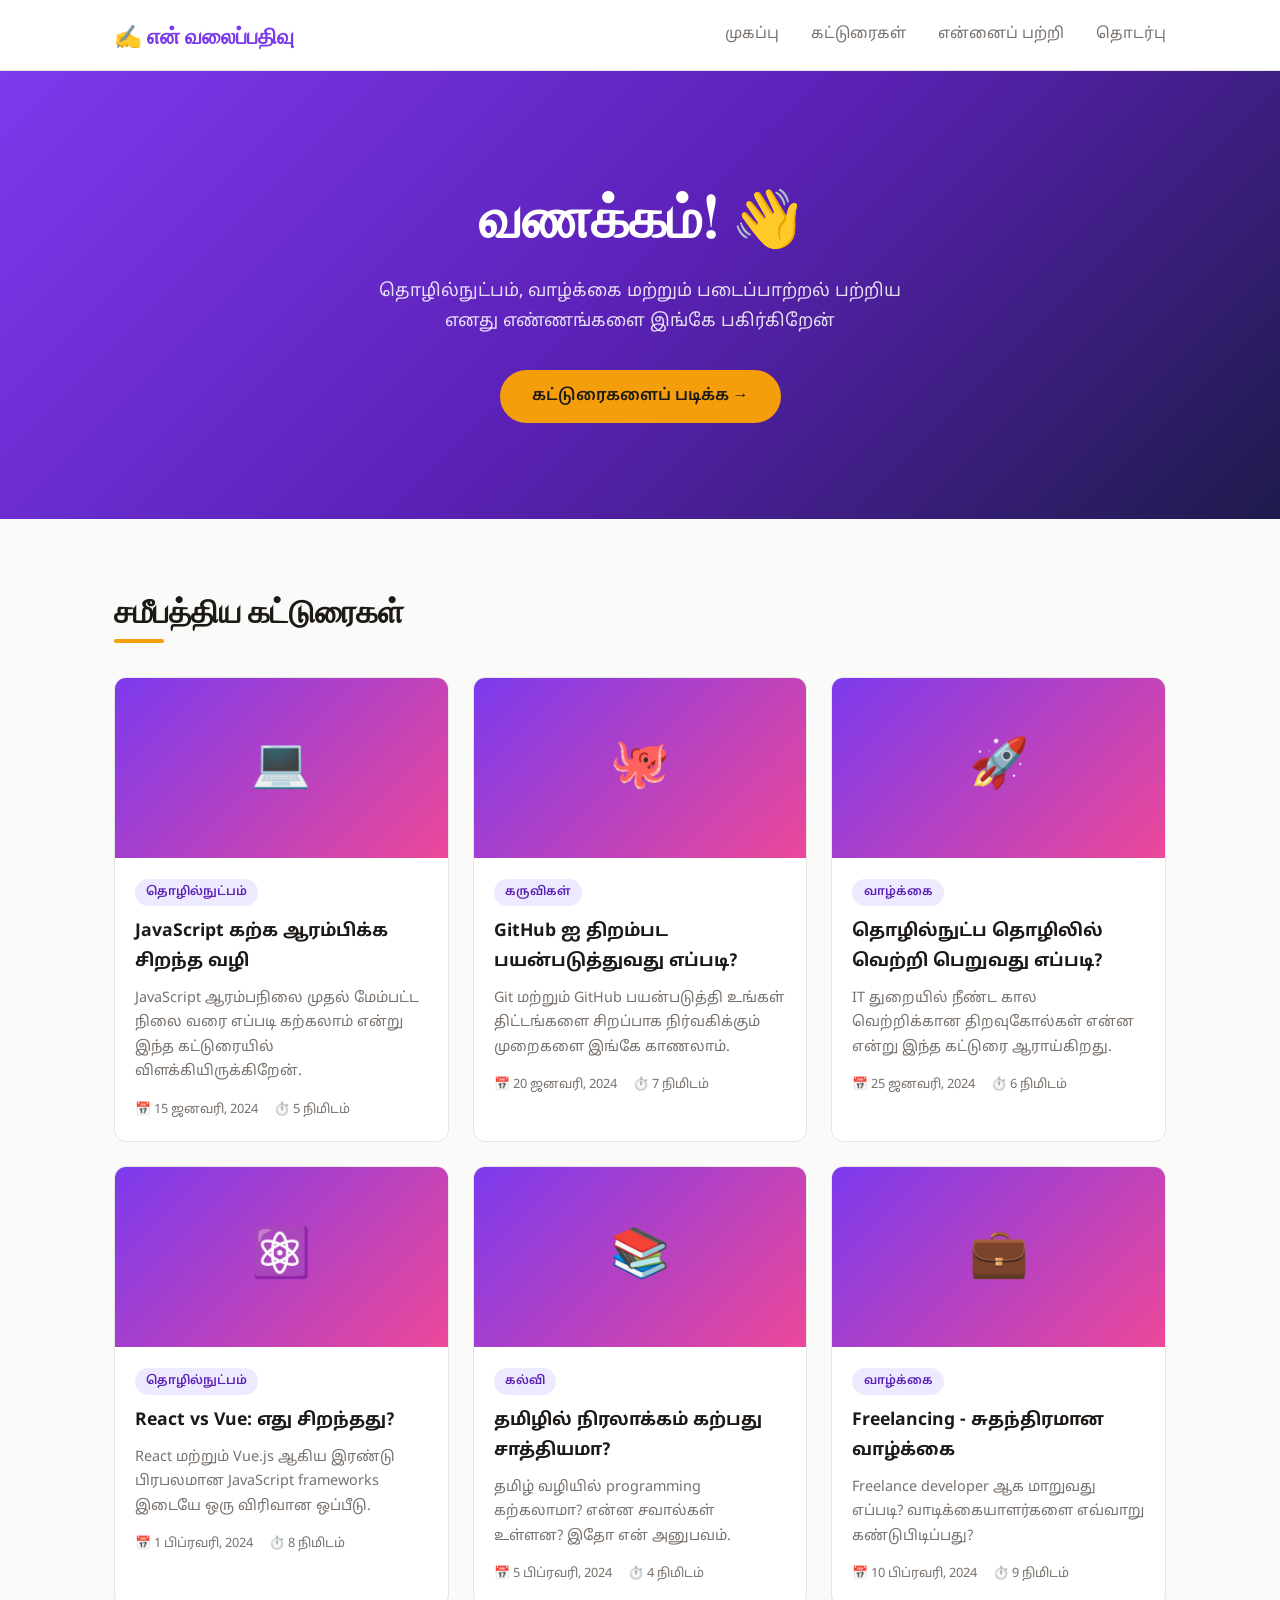
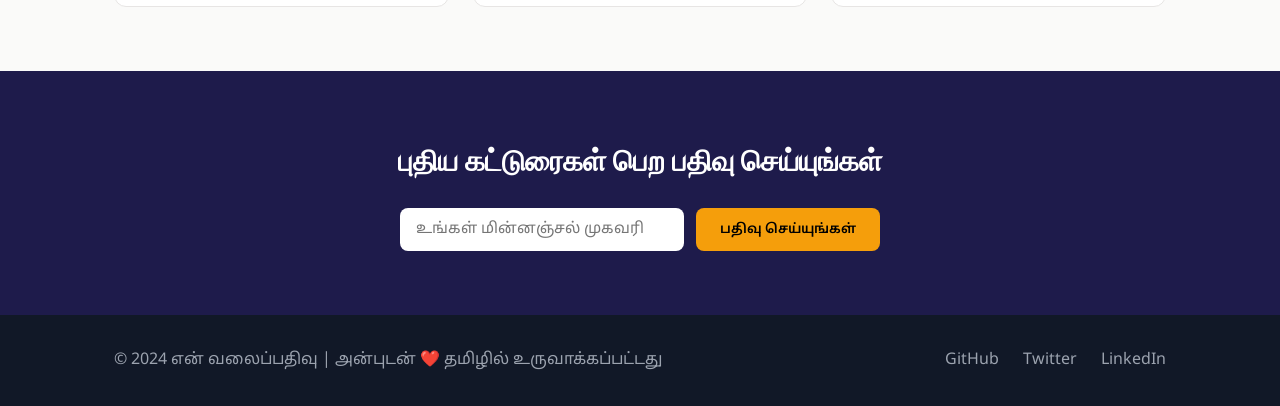
<file: index.html>
<!DOCTYPE html>
<html lang="ta">
<head>
  <meta charset="UTF-8" />
  <meta name="viewport" content="width=device-width, initial-scale=1.0"/>
  <title>என் வலைப்பதிவு | My Blog</title>
  <link href="https://fonts.googleapis.com/css2?family=Noto+Sans+Tamil:wght@400;600;700&family=Playfair+Display:wght@700&display=swap" rel="stylesheet"/>
  <link rel="stylesheet" href="style.css"/>
</head>
<body>
  <!-- Navigation -->
  <nav class="navbar">
    <div class="container nav-inner">
      <a href="index.html" class="logo">✍️ என் வலைப்பதிவு</a>
      <ul class="nav-links">
        <li><a href="index.html">முகப்பு</a></li>
        <li><a href="blog.html">கட்டுரைகள்</a></li>
        <li><a href="about.html">என்னைப் பற்றி</a></li>
        <li><a href="contact.html">தொடர்பு</a></li>
      </ul>
      <button class="hamburger" onclick="toggleMenu()">☰</button>
    </div>
  </nav>

  <!-- Hero Section -->
  <section class="hero">
    <div class="container">
      <h1>வணக்கம்! 👋</h1>
      <p>தொழில்நுட்பம், வாழ்க்கை மற்றும் படைப்பாற்றல் பற்றிய எனது எண்ணங்களை இங்கே பகிர்கிறேன்</p>
      <a href="blog.html" class="btn-primary">கட்டுரைகளைப் படிக்க →</a>
    </div>
  </section>

  <!-- Featured Posts -->
  <section class="posts-section">
    <div class="container">
      <h2 class="section-title">சமீபத்திய கட்டுரைகள்</h2>
      <div class="posts-grid" id="posts-grid">
        <!-- Posts injected by JS -->
      </div>
    </div>
  </section>

  <!-- Newsletter -->
  <section class="newsletter">
    <div class="container">
      <h2>புதிய கட்டுரைகள் பெற பதிவு செய்யுங்கள்</h2>
      <form class="newsletter-form" onsubmit="subscribe(event)">
        <input type="email" placeholder="உங்கள் மின்னஞ்சல் முகவரி" required/>
        <button type="submit">பதிவு செய்யுங்கள்</button>
      </form>
      <p id="sub-msg" style="display:none;color:#22c55e;margin-top:1rem;">✅ நன்றி! வெற்றிகரமாக பதிவு செய்யப்பட்டது.</p>
    </div>
  </section>

  <!-- Footer -->
  <footer class="footer">
    <div class="container">
      <p>© 2024 என் வலைப்பதிவு | அன்புடன் ❤️ தமிழில் உருவாக்கப்பட்டது</p>
      <div class="social-links">
        <a href="#">GitHub</a>
        <a href="#">Twitter</a>
        <a href="#">LinkedIn</a>
      </div>
    </div>
  </footer>

  <script src="app.js"></script>
</body>
</html>
</file>
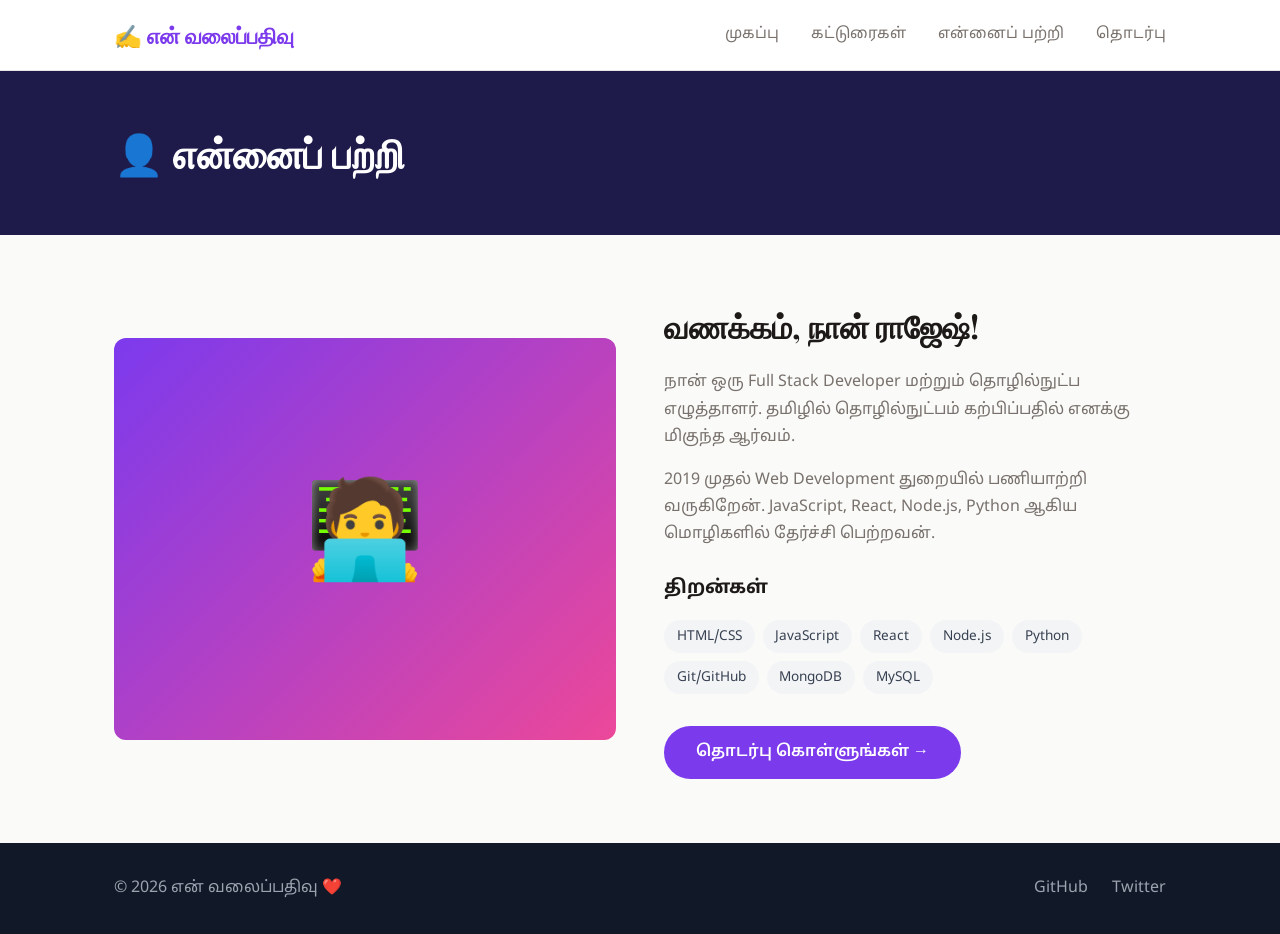
<file: about.html>
<!DOCTYPE html>
<html lang="ta">
<head>
  <meta charset="UTF-8"/>
  <meta name="viewport" content="width=device-width, initial-scale=1.0"/>
  <title> shanmugam site | shanmugam site </title>
  <link href="https://fonts.googleapis.com/css2?family=Noto+Sans+Tamil:wght@400;600;700&family=Playfair+Display:wght@700&display=swap" rel="stylesheet"/>
  <link rel="stylesheet" href="style.css"/>
</head>
<body>
  <nav class="navbar">
    <div class="container nav-inner">
      <a href="index.html" class="logo">✍️ என் வலைப்பதிவு</a>
      <ul class="nav-links">
        <li><a href="index.html">முகப்பு</a></li>
        <li><a href="blog.html">கட்டுரைகள்</a></li>
        <li><a href="about.html">என்னைப் பற்றி</a></li>
        <li><a href="contact.html">தொடர்பு</a></li>
      </ul>
      <button class="hamburger" onclick="toggleMenu()">☰</button>
    </div>
  </nav>

  <div class="page-header">
    <div class="container">
      <h1>👤 என்னைப் பற்றி</h1>
    </div>
  </div>

  <section class="about-section">
    <div class="container">
      <div class="about-grid">
        <div style="position:relative;padding-top:80%;background:linear-gradient(135deg,#7C3AED,#EC4899);border-radius:12px;display:flex;align-items:center;justify-content:center;">
          <span style="position:absolute;top:50%;left:50%;transform:translate(-50%,-50%);font-size:6rem;">🧑‍💻</span>
        </div>
        <div>
          <h2 style="font-family:'Playfair Display',serif;font-size:2rem;margin-bottom:1rem;">வணக்கம், நான் ராஜேஷ்!</h2>
          <p style="color:#78716C;margin-bottom:1rem;">நான் ஒரு Full Stack Developer மற்றும் தொழில்நுட்ப எழுத்தாளர். தமிழில் தொழில்நுட்பம் கற்பிப்பதில் எனக்கு மிகுந்த ஆர்வம்.</p>
          <p style="color:#78716C;margin-bottom:1.5rem;">2019 முதல் Web Development துறையில் பணியாற்றி வருகிறேன். JavaScript, React, Node.js, Python ஆகிய மொழிகளில் தேர்ச்சி பெற்றவன்.</p>
          <h3 style="margin-bottom:0.75rem;">திறன்கள்</h3>
          <div class="skills-list">
            <span class="skill-tag">HTML/CSS</span>
            <span class="skill-tag">JavaScript</span>
            <span class="skill-tag">React</span>
            <span class="skill-tag">Node.js</span>
            <span class="skill-tag">Python</span>
            <span class="skill-tag">Git/GitHub</span>
            <span class="skill-tag">MongoDB</span>
            <span class="skill-tag">MySQL</span>
          </div>
          <div style="margin-top:2rem;">
            <a href="contact.html" class="btn-primary" style="background:#7C3AED;color:white;">தொடர்பு கொள்ளுங்கள் →</a>
          </div>
        </div>
      </div>
    </div>
  </section>

  <footer class="footer">
    <div class="container">
      <p>© 2026 என் வலைப்பதிவு ❤️</p>
      <div class="social-links">
        <a href="#">GitHub</a><a href="#">Twitter</a>
      </div>
    </div>
  </footer>
  <script src="app.js"></script>
</body>
</html>
</file>
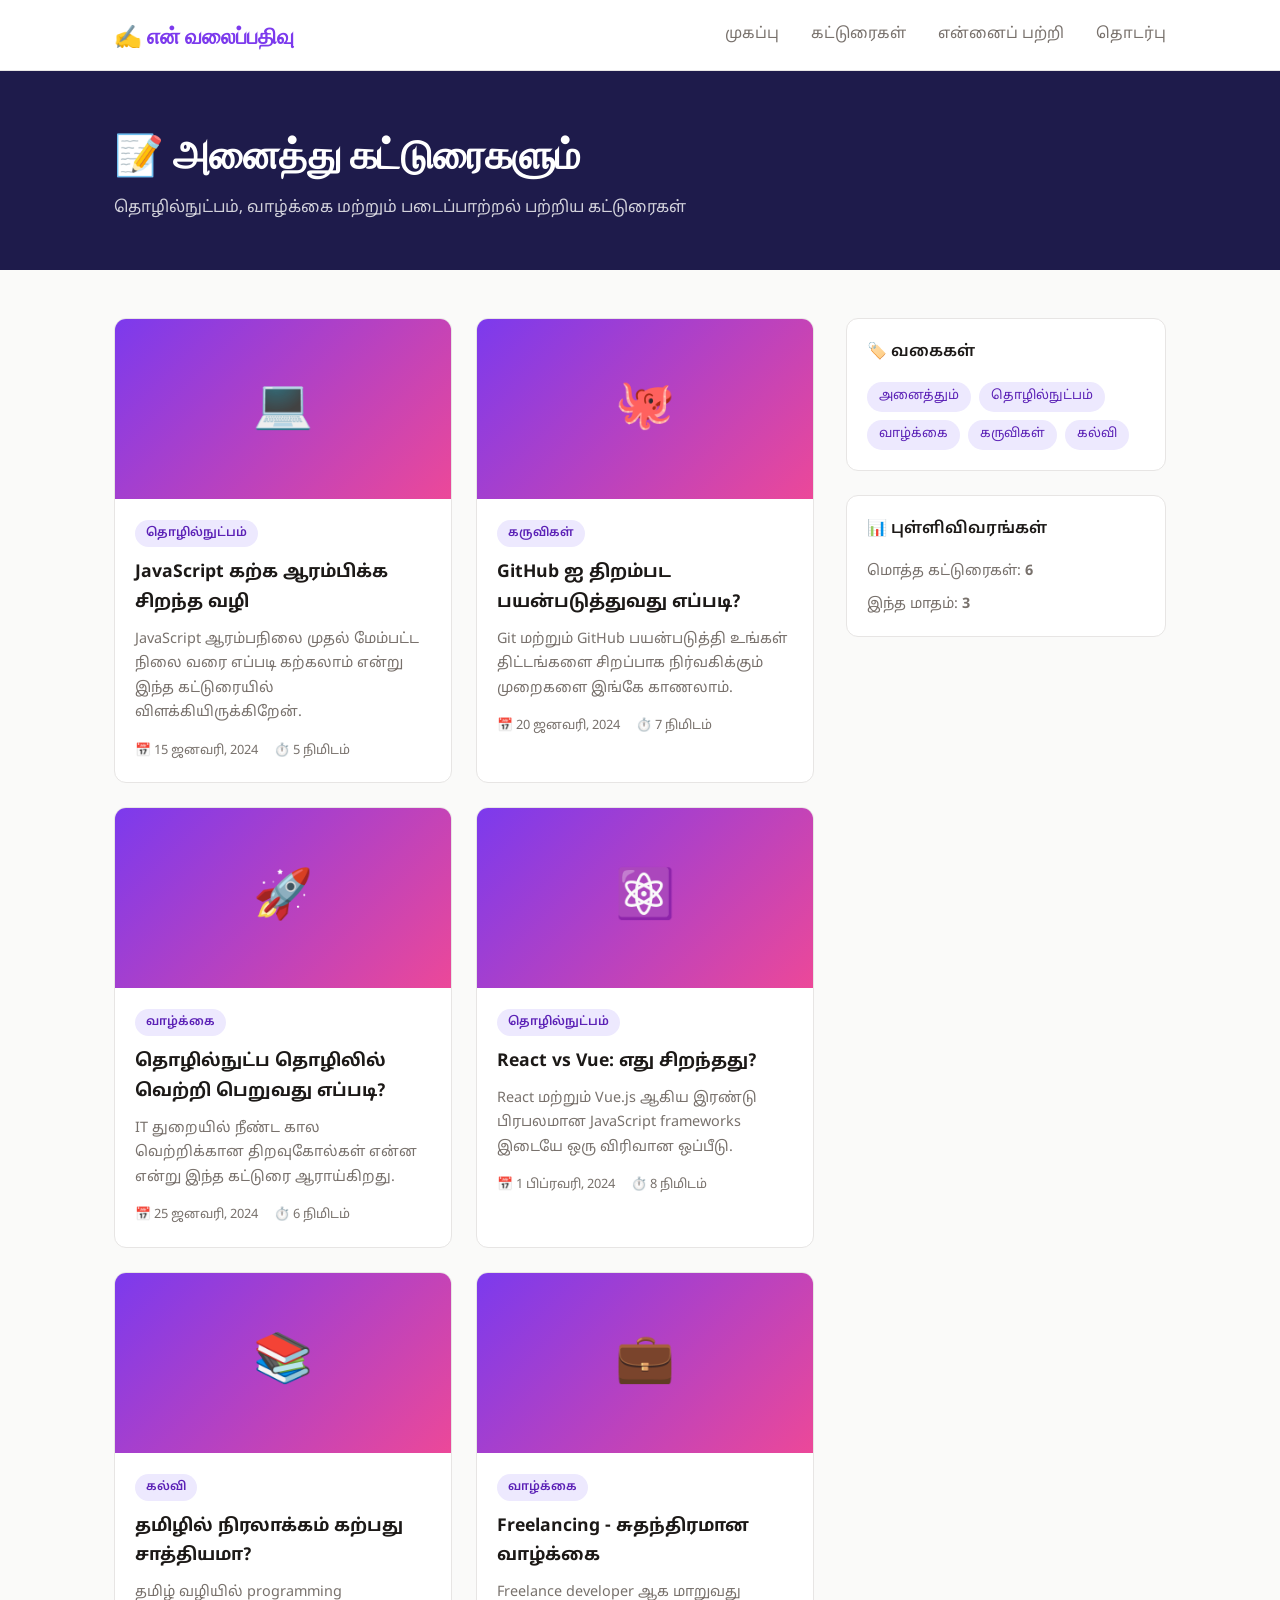
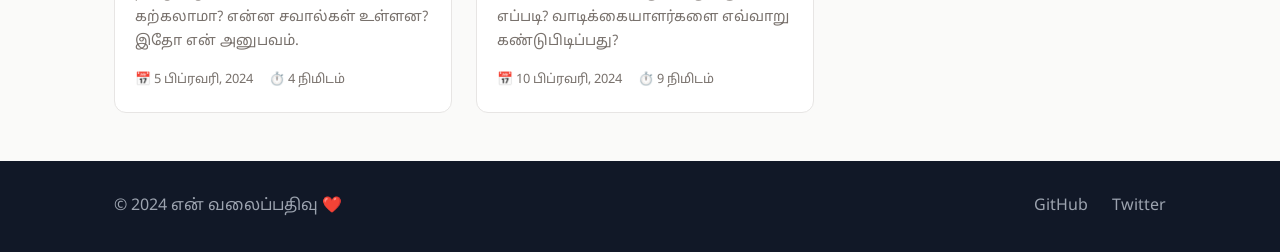
<file: blog.html>
<!DOCTYPE html>
<html lang="ta">
<head>
  <meta charset="UTF-8"/>
  <meta name="viewport" content="width=device-width, initial-scale=1.0"/>
  <title>கட்டுரைகள் | என் வலைப்பதிவு</title>
  <link href="https://fonts.googleapis.com/css2?family=Noto+Sans+Tamil:wght@400;600;700&family=Playfair+Display:wght@700&display=swap" rel="stylesheet"/>
  <link rel="stylesheet" href="style.css"/>
</head>
<body>
  <nav class="navbar">
    <div class="container nav-inner">
      <a href="index.html" class="logo">✍️ என் வலைப்பதிவு</a>
      <ul class="nav-links">
        <li><a href="index.html">முகப்பு</a></li>
        <li><a href="blog.html">கட்டுரைகள்</a></li>
        <li><a href="about.html">என்னைப் பற்றி</a></li>
        <li><a href="contact.html">தொடர்பு</a></li>
      </ul>
      <button class="hamburger" onclick="toggleMenu()">☰</button>
    </div>
  </nav>

  <div class="page-header">
    <div class="container">
      <h1>📝 அனைத்து கட்டுரைகளும்</h1>
      <p style="opacity:0.8;margin-top:0.5rem;">தொழில்நுட்பம், வாழ்க்கை மற்றும் படைப்பாற்றல் பற்றிய கட்டுரைகள்</p>
    </div>
  </div>

  <div class="container">
    <div class="blog-layout">
      <main>
        <div class="posts-grid" id="posts-grid"></div>
      </main>
      <aside class="sidebar">
        <div class="sidebar-widget">
          <h3>🏷️ வகைகள்</h3>
          <div class="tag-cloud">
            <span class="tag">அனைத்தும்</span>
            <span class="tag">தொழில்நுட்பம்</span>
            <span class="tag">வாழ்க்கை</span>
            <span class="tag">கருவிகள்</span>
            <span class="tag">கல்வி</span>
          </div>
        </div>
        <div class="sidebar-widget">
          <h3>📊 புள்ளிவிவரங்கள்</h3>
          <p style="color:#78716C;font-size:0.9rem;">மொத்த கட்டுரைகள்: <strong>6</strong></p>
          <p style="color:#78716C;font-size:0.9rem;margin-top:0.5rem;">இந்த மாதம்: <strong>3</strong></p>
        </div>
      </aside>
    </div>
  </div>

  <footer class="footer">
    <div class="container">
      <p>© 2024 என் வலைப்பதிவு ❤️</p>
      <div class="social-links">
        <a href="#">GitHub</a>
        <a href="#">Twitter</a>
      </div>
    </div>
  </footer>

  <script src="app.js"></script>
</body>
</html>
</file>
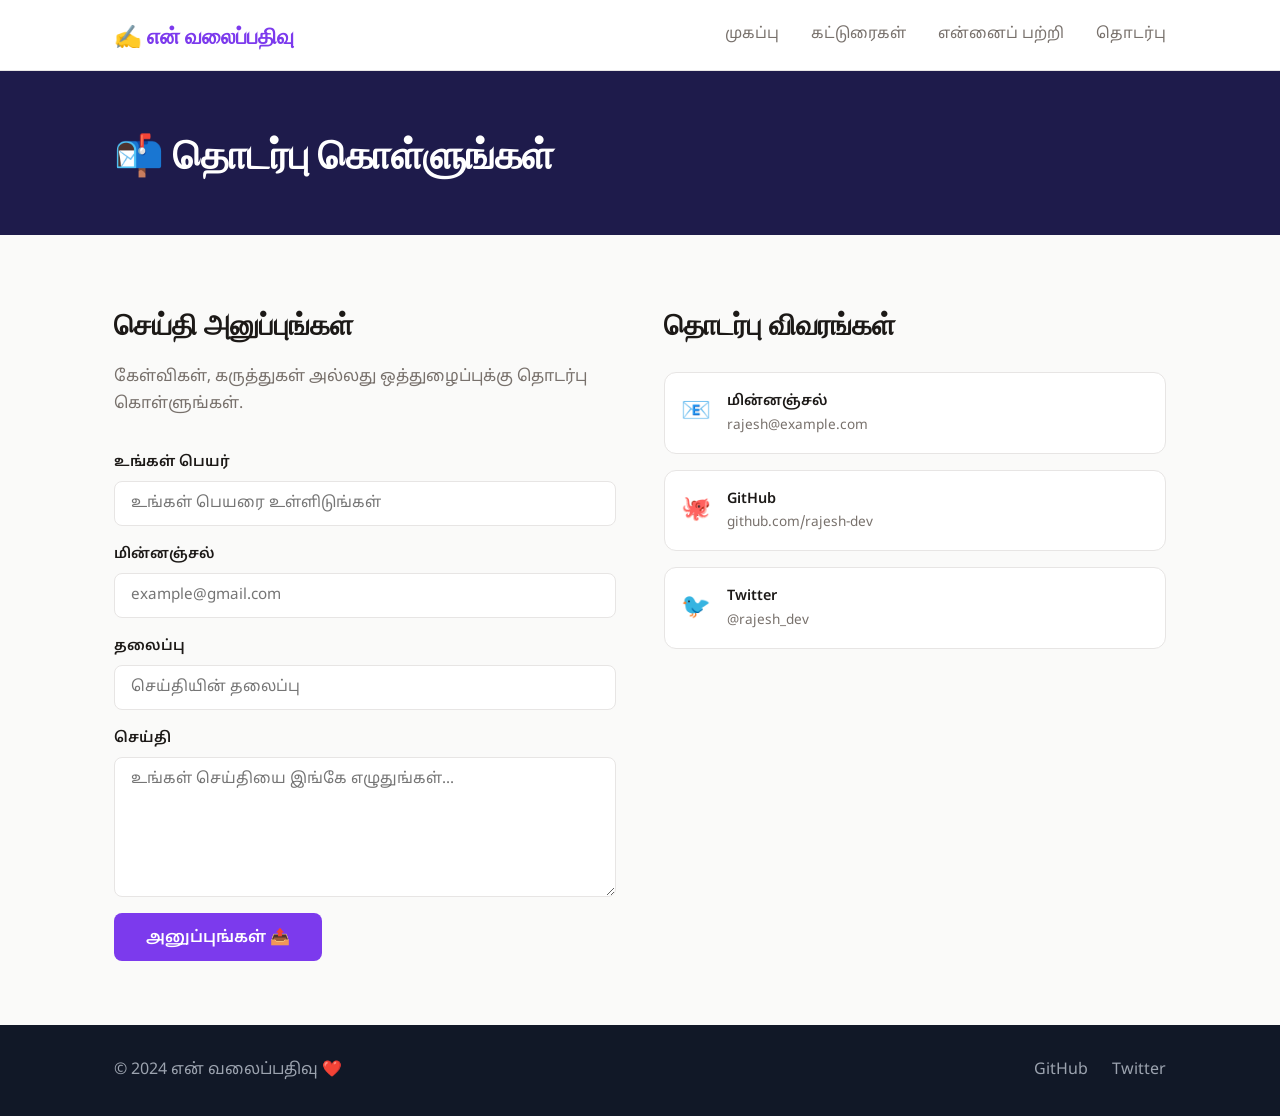
<file: contact.html>
<!DOCTYPE html>
<html lang="ta">
<head>
  <meta charset="UTF-8"/>
  <meta name="viewport" content="width=device-width, initial-scale=1.0"/>
  <title>தொடர்பு | என் வலைப்பதிவு</title>
  <link href="https://fonts.googleapis.com/css2?family=Noto+Sans+Tamil:wght@400;600;700&family=Playfair+Display:wght@700&display=swap" rel="stylesheet"/>
  <link rel="stylesheet" href="style.css"/>
</head>
<body>
  <nav class="navbar">
    <div class="container nav-inner">
      <a href="index.html" class="logo">✍️ என் வலைப்பதிவு</a>
      <ul class="nav-links">
        <li><a href="index.html">முகப்பு</a></li>
        <li><a href="blog.html">கட்டுரைகள்</a></li>
        <li><a href="about.html">என்னைப் பற்றி</a></li>
        <li><a href="contact.html">தொடர்பு</a></li>
      </ul>
      <button class="hamburger" onclick="toggleMenu()">☰</button>
    </div>
  </nav>

  <div class="page-header">
    <div class="container">
      <h1>📬 தொடர்பு கொள்ளுங்கள்</h1>
    </div>
  </div>

  <section class="contact-section">
    <div class="container">
      <div style="display:grid;grid-template-columns:1fr 1fr;gap:3rem;align-items:start;">
        <div>
          <h2 style="font-family:'Playfair Display',serif;font-size:1.8rem;margin-bottom:1rem;">செய்தி அனுப்புங்கள்</h2>
          <p style="color:#78716C;margin-bottom:2rem;">கேள்விகள், கருத்துகள் அல்லது ஒத்துழைப்புக்கு தொடர்பு கொள்ளுங்கள்.</p>
          <form class="contact-form" id="contact-form">
            <div class="form-group">
              <label>உங்கள் பெயர்</label>
              <input type="text" placeholder="உங்கள் பெயரை உள்ளிடுங்கள்" required/>
            </div>
            <div class="form-group">
              <label>மின்னஞ்சல்</label>
              <input type="email" placeholder="example@gmail.com" required/>
            </div>
            <div class="form-group">
              <label>தலைப்பு</label>
              <input type="text" placeholder="செய்தியின் தலைப்பு" required/>
            </div>
            <div class="form-group">
              <label>செய்தி</label>
              <textarea placeholder="உங்கள் செய்தியை இங்கே எழுதுங்கள்..." required></textarea>
            </div>
            <button type="submit" class="submit-btn">அனுப்புங்கள் 📤</button>
          </form>
        </div>
        <div>
          <h2 style="font-family:'Playfair Display',serif;font-size:1.8rem;margin-bottom:1.5rem;">தொடர்பு விவரங்கள்</h2>
          <div style="display:flex;flex-direction:column;gap:1rem;">
            <div style="display:flex;gap:1rem;align-items:center;padding:1rem;background:white;border:1px solid #E7E5E4;border-radius:12px;">
              <span style="font-size:1.5rem;">📧</span>
              <div>
                <p style="font-weight:600;font-size:0.9rem;">மின்னஞ்சல்</p>
                <p style="color:#78716C;font-size:0.85rem;">rajesh@example.com</p>
              </div>
            </div>
            <div style="display:flex;gap:1rem;align-items:center;padding:1rem;background:white;border:1px solid #E7E5E4;border-radius:12px;">
              <span style="font-size:1.5rem;">🐙</span>
              <div>
                <p style="font-weight:600;font-size:0.9rem;">GitHub</p>
                <p style="color:#78716C;font-size:0.85rem;">github.com/rajesh-dev</p>
              </div>
            </div>
            <div style="display:flex;gap:1rem;align-items:center;padding:1rem;background:white;border:1px solid #E7E5E4;border-radius:12px;">
              <span style="font-size:1.5rem;">🐦</span>
              <div>
                <p style="font-weight:600;font-size:0.9rem;">Twitter</p>
                <p style="color:#78716C;font-size:0.85rem;">@rajesh_dev</p>
              </div>
            </div>
          </div>
        </div>
      </div>
    </div>
  </section>

  <footer class="footer">
    <div class="container">
      <p>© 2024 என் வலைப்பதிவு ❤️</p>
      <div class="social-links">
        <a href="#">GitHub</a><a href="#">Twitter</a>
      </div>
    </div>
  </footer>
  <script src="app.js"></script>
</body>
</html>
</file>
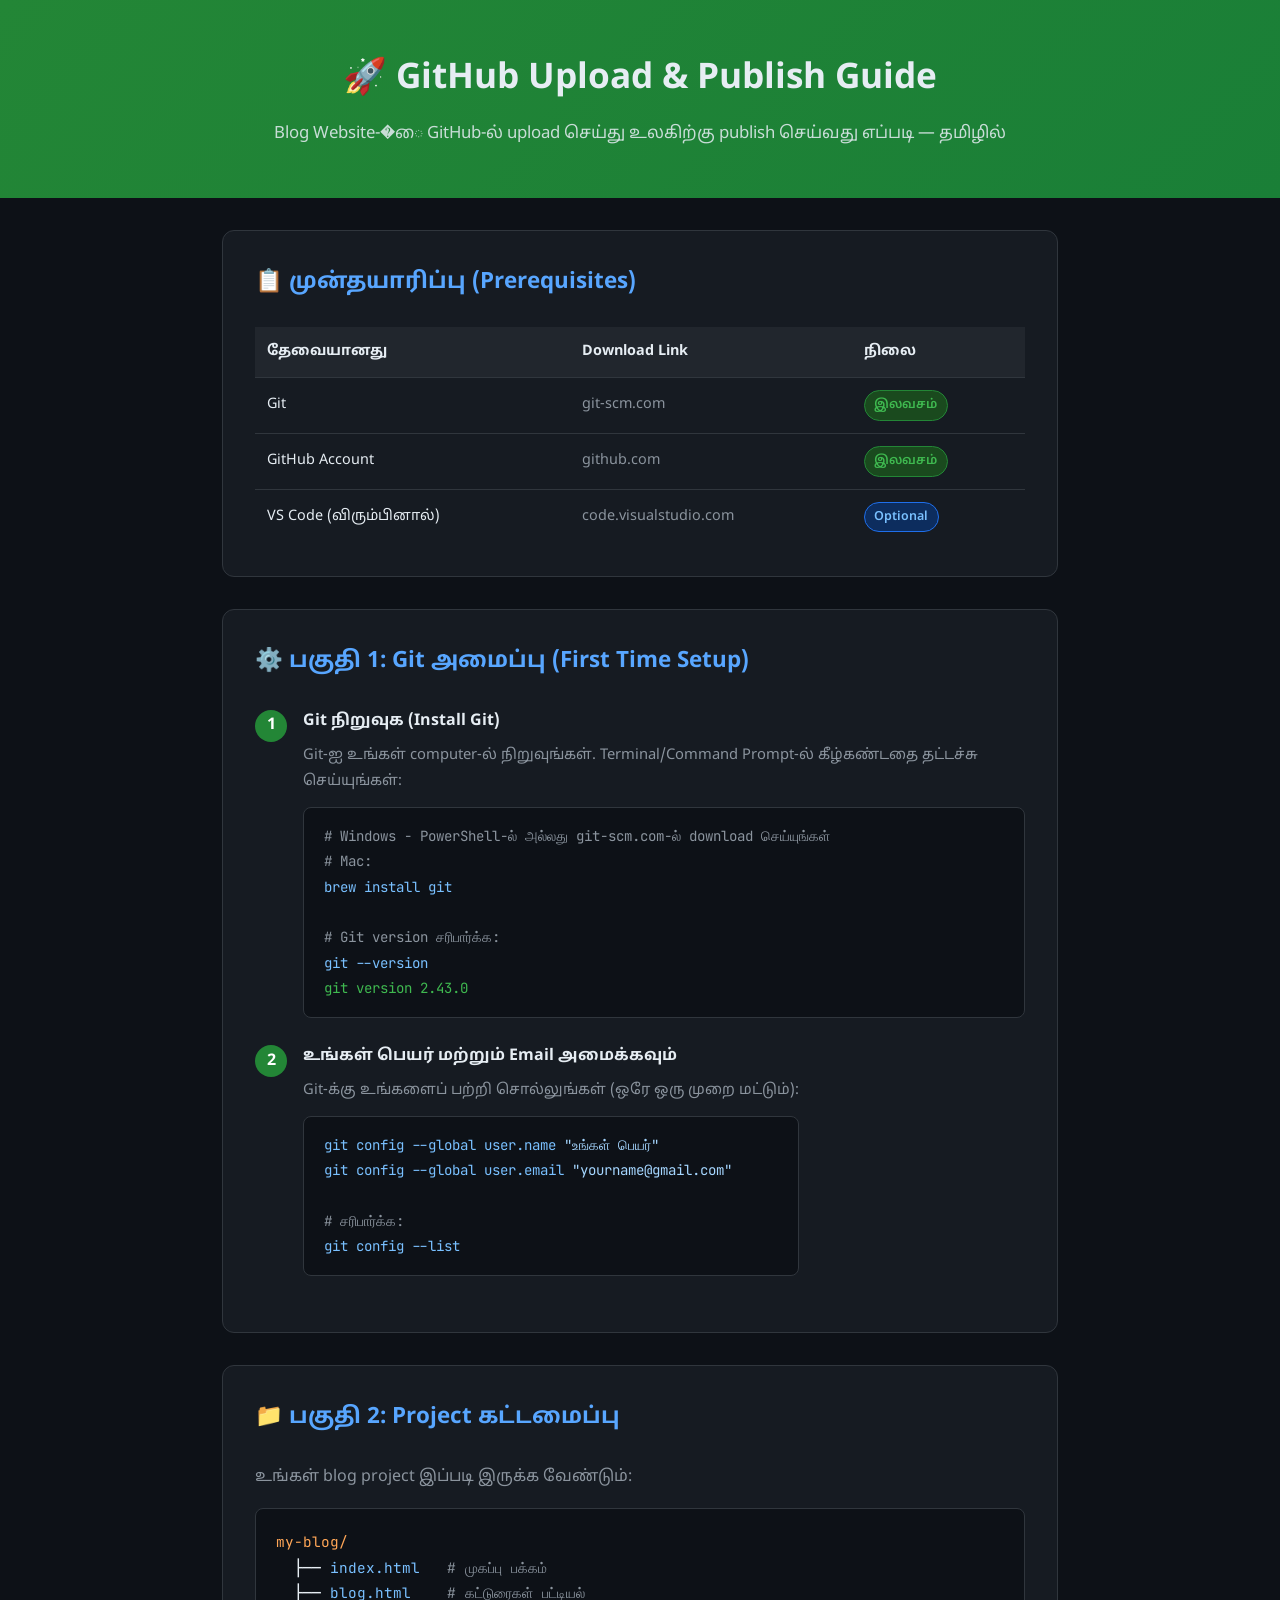
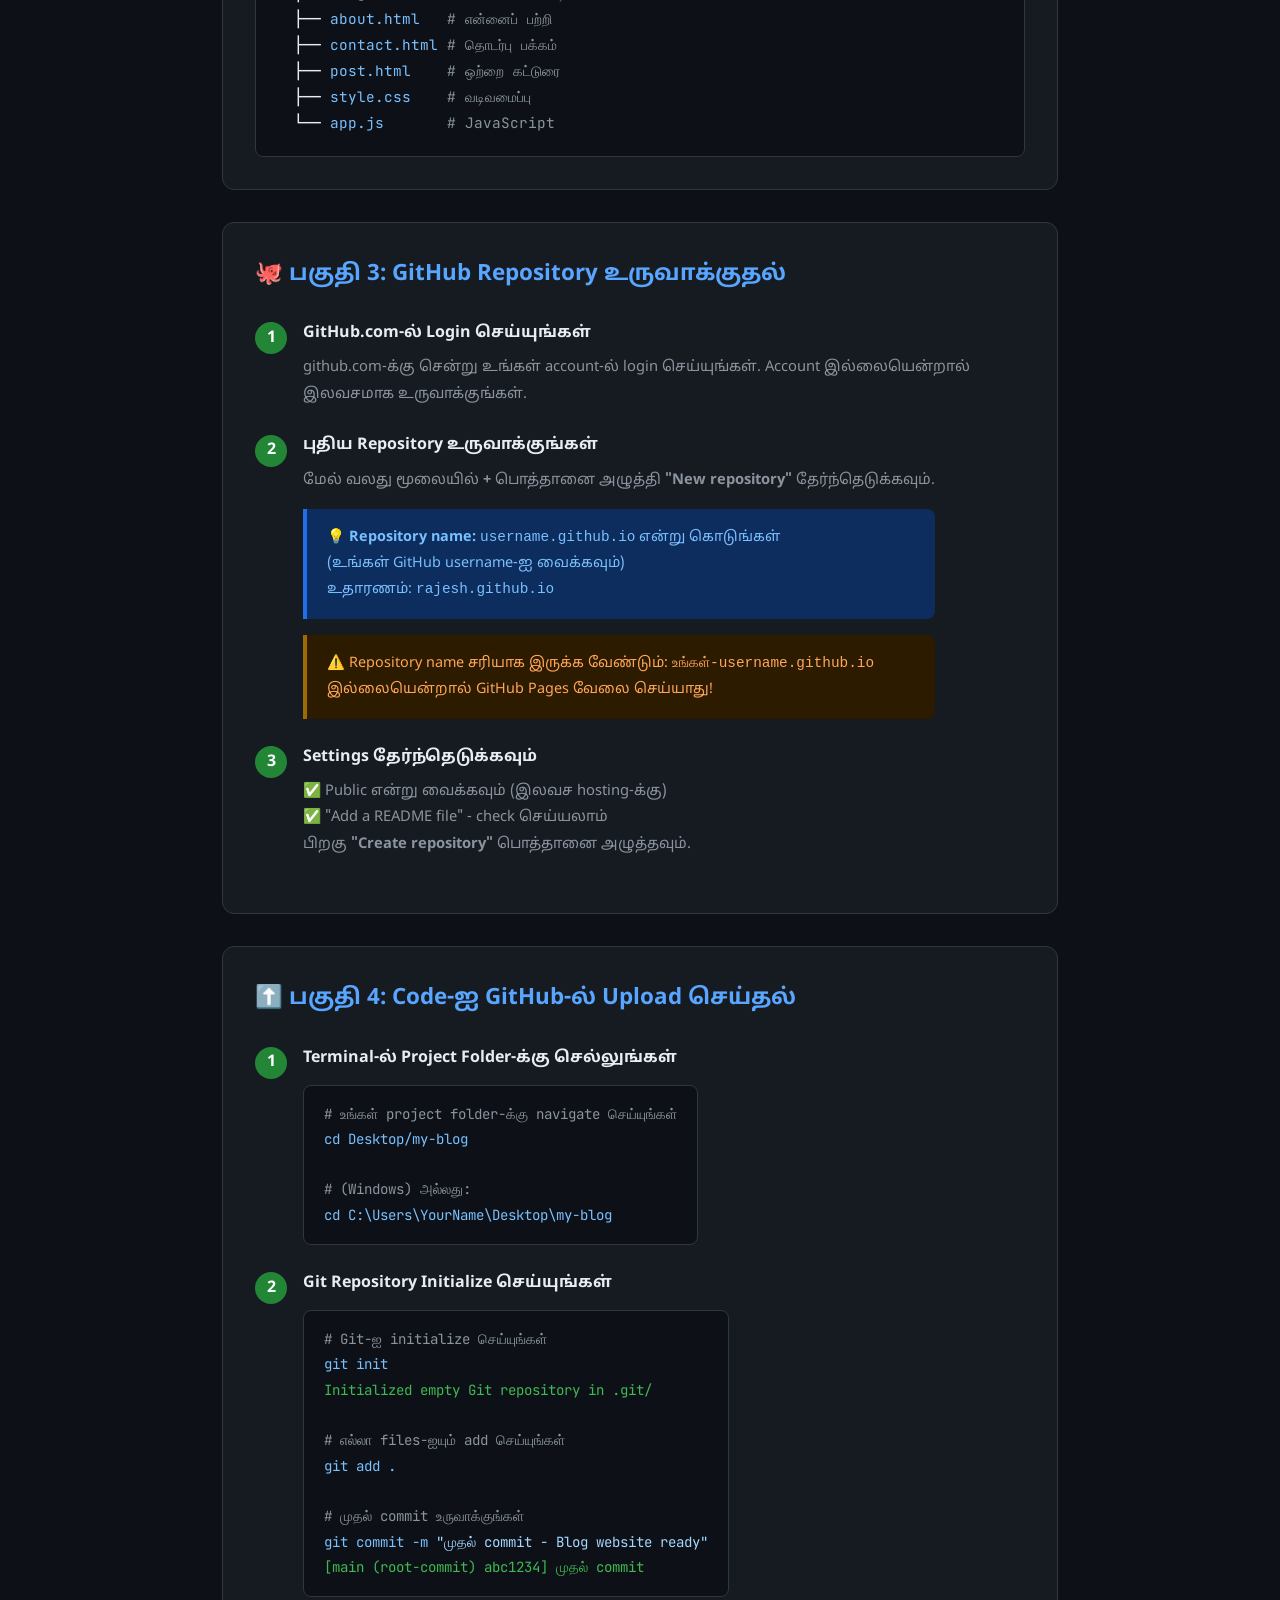
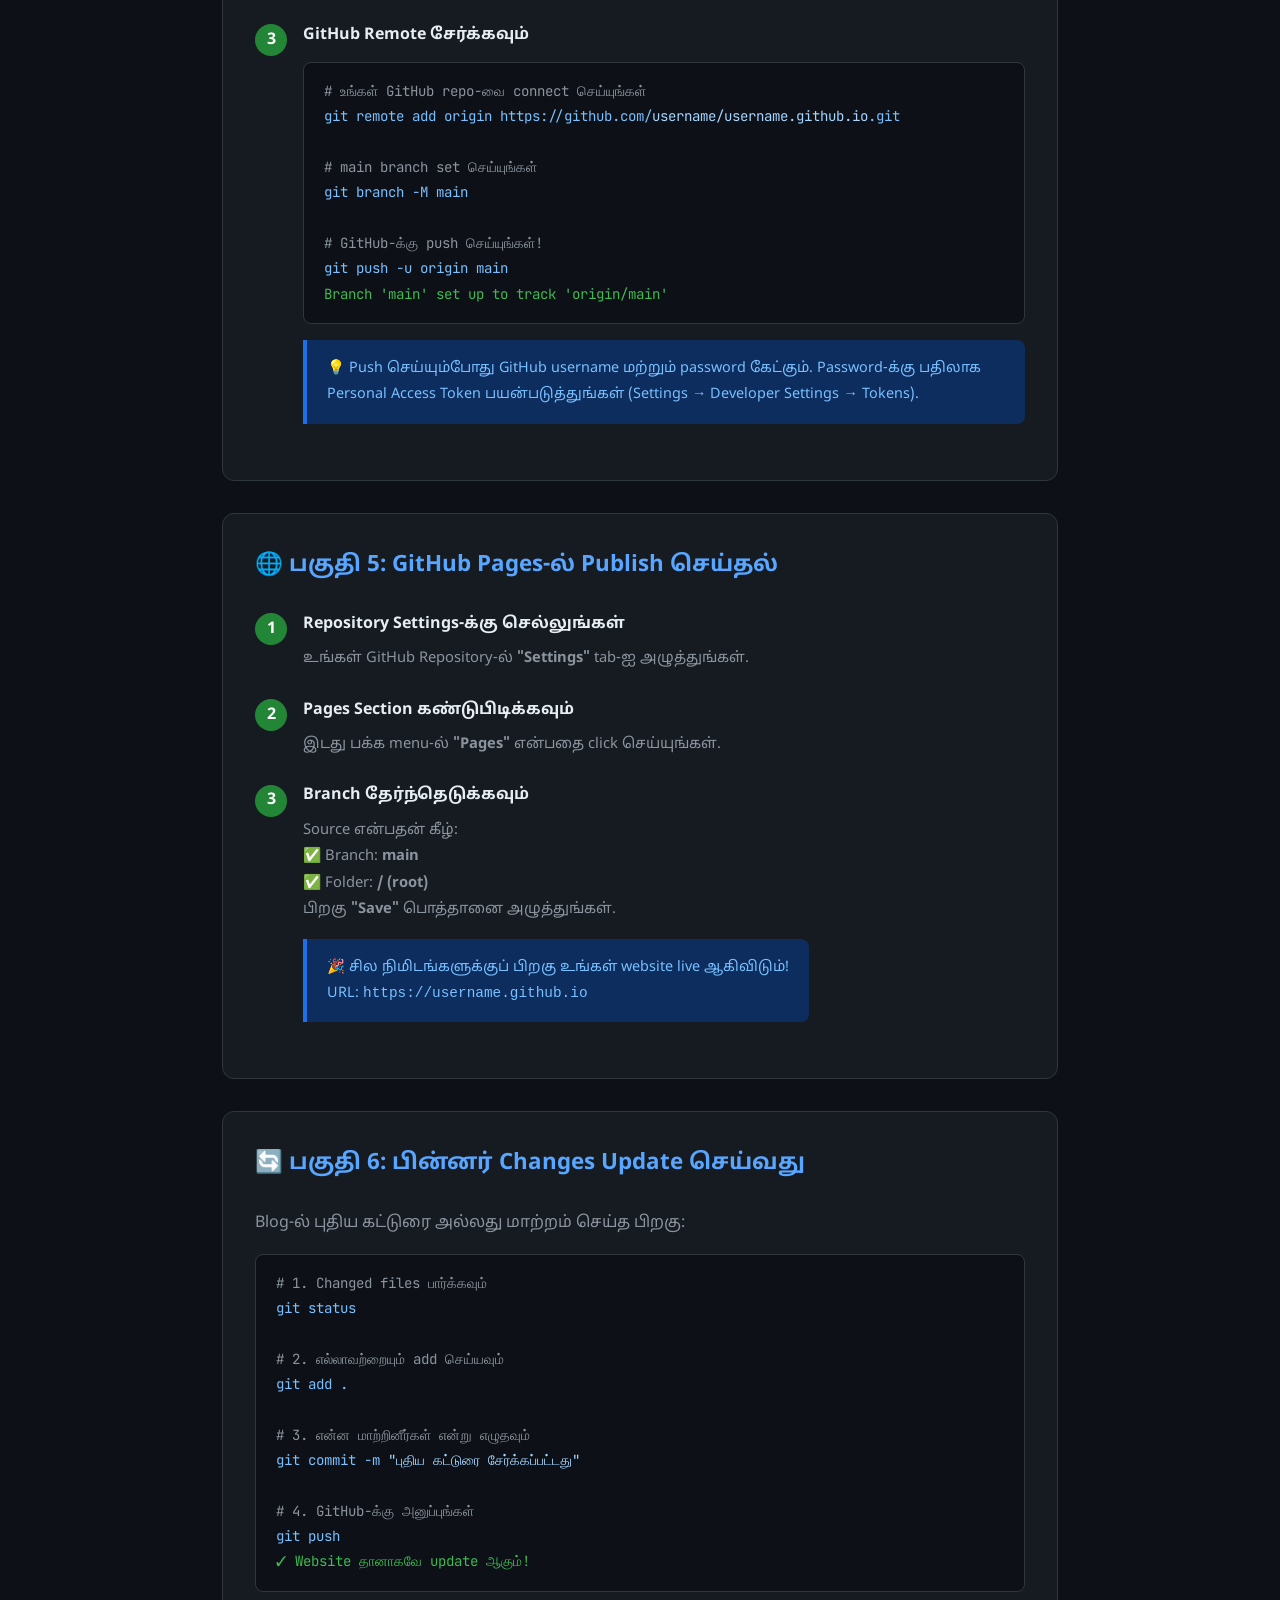
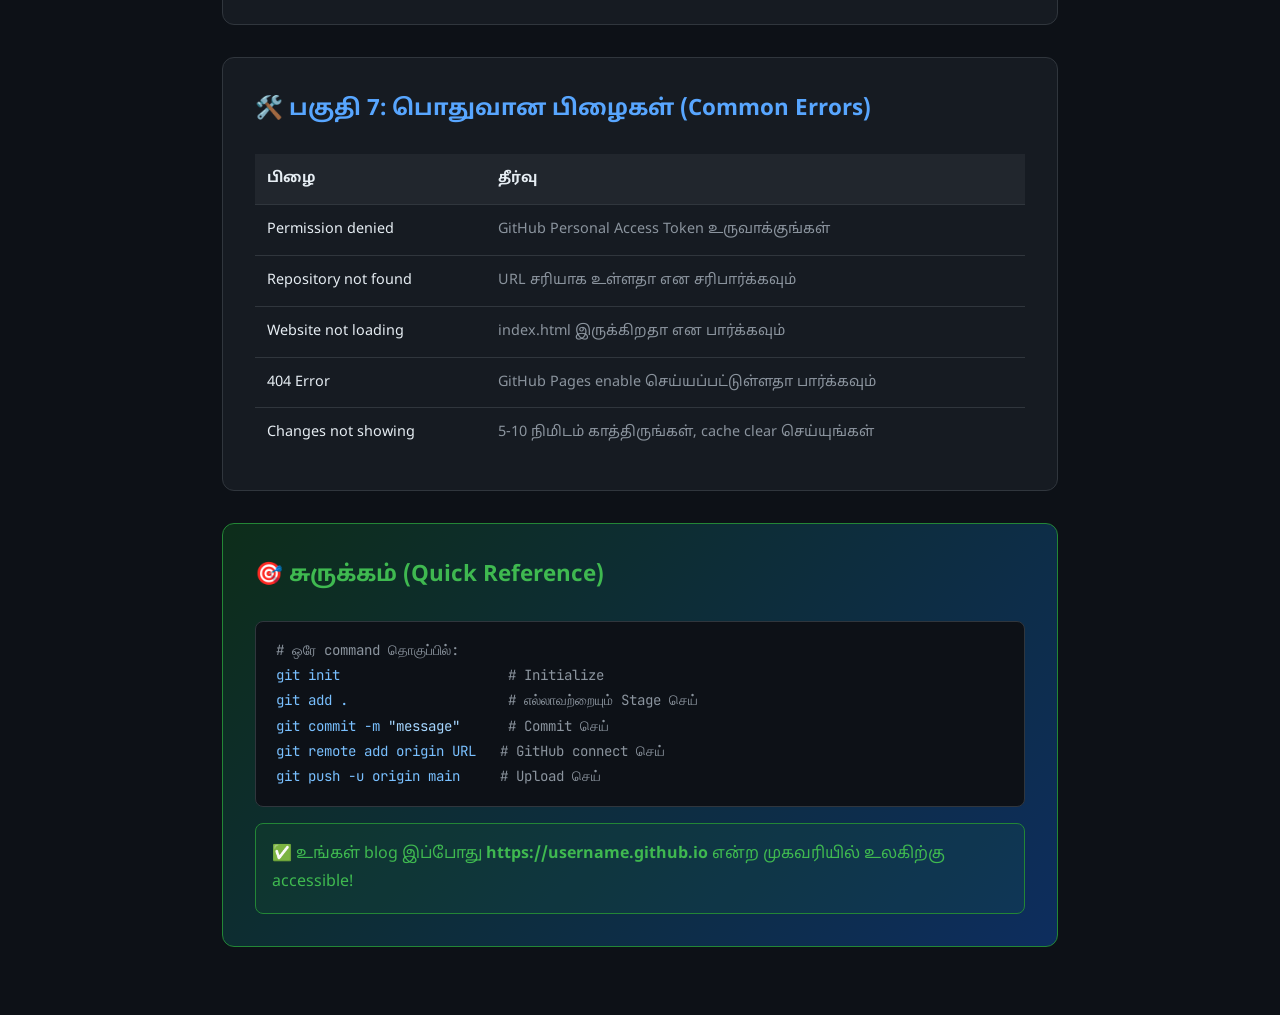
<file: github-guide.html>
<!DOCTYPE html>
<html lang="ta">
<head>
<meta charset="UTF-8"/>
<meta name="viewport" content="width=device-width, initial-scale=1.0"/>
<title>GitHub Upload & Publish Guide - தமிழில்</title>
<link href="https://fonts.googleapis.com/css2?family=Noto+Sans+Tamil:wght@400;600;700&family=JetBrains+Mono&display=swap" rel="stylesheet"/>
<style>
*{margin:0;padding:0;box-sizing:border-box}
body{font-family:'Noto Sans Tamil',sans-serif;background:#0D1117;color:#E6EDF3;line-height:1.8}
.header{background:linear-gradient(135deg,#238636,#1a7f37);padding:3rem 2rem;text-align:center}
.header h1{font-size:2.2rem;margin-bottom:0.5rem}
.header p{opacity:0.85;font-size:1.05rem}
.container{max-width:900px;margin:0 auto;padding:2rem}
.section{background:#161B22;border:1px solid #30363D;border-radius:12px;padding:2rem;margin-bottom:2rem}
.section h2{font-size:1.4rem;margin-bottom:1.5rem;display:flex;align-items:center;gap:0.5rem;color:#58A6FF}
.step{display:flex;gap:1rem;margin-bottom:1.5rem;align-items:flex-start}
.step-num{background:#238636;color:white;width:32px;height:32px;border-radius:50%;display:flex;align-items:center;justify-content:center;font-weight:700;flex-shrink:0;margin-top:0.2rem}
.step-content h3{font-size:1rem;margin-bottom:0.4rem;color:#E6EDF3}
.step-content p{color:#8B949E;font-size:0.92rem}
.code-block{background:#0D1117;border:1px solid #30363D;border-radius:8px;padding:1rem 1.25rem;margin-top:0.75rem;font-family:'JetBrains Mono',monospace;font-size:0.88rem;overflow-x:auto;position:relative}
.code-block .comment{color:#8B949E}
.code-block .cmd{color:#79C0FF}
.code-block .str{color:#A5D6FF}
.code-block .green{color:#3FB950}
.badge{display:inline-block;padding:0.2rem 0.6rem;border-radius:50px;font-size:0.78rem;font-weight:600}
.badge-green{background:#1a4a1e;color:#3FB950;border:1px solid #238636}
.badge-blue{background:#0d2d5e;color:#79C0FF;border:1px solid #1f6feb}
.badge-orange{background:#4a2900;color:#FFA657;border:1px solid #9e6a03}
.tip{background:#0d2d5e;border-left:4px solid #1f6feb;padding:1rem 1.25rem;border-radius:0 8px 8px 0;margin-top:1rem}
.tip p{color:#79C0FF;font-size:0.9rem}
.warn{background:#2d1b00;border-left:4px solid #9e6a03;padding:1rem 1.25rem;border-radius:0 8px 8px 0;margin-top:1rem}
.warn p{color:#FFA657;font-size:0.9rem}
.file-tree{font-family:'JetBrains Mono',monospace;font-size:0.9rem;background:#0D1117;border:1px solid #30363D;border-radius:8px;padding:1.25rem}
.file-tree .folder{color:#FFA657}
.file-tree .file{color:#79C0FF}
.file-tree .comment{color:#8B949E}
table{width:100%;border-collapse:collapse;margin-top:1rem}
th{background:#21262D;color:#E6EDF3;padding:0.75rem;text-align:left;font-size:0.9rem}
td{padding:0.75rem;border-top:1px solid #30363D;color:#8B949E;font-size:0.9rem}
td:first-child{color:#E6EDF3}
</style>
</head>
<body>

<div class="header">
  <h1>🚀 GitHub Upload & Publish Guide</h1>
  <p>Blog Website-�ை GitHub-ல் upload செய்து உலகிற்கு publish செய்வது எப்படி — தமிழில்</p>
</div>

<div class="container">

  <!-- STEP 0: Prerequisites -->
  <div class="section">
    <h2>📋 முன்தயாரிப்பு (Prerequisites)</h2>
    <table>
      <tr><th>தேவையானது</th><th>Download Link</th><th>நிலை</th></tr>
      <tr><td>Git</td><td>git-scm.com</td><td><span class="badge badge-green">இலவசம்</span></td></tr>
      <tr><td>GitHub Account</td><td>github.com</td><td><span class="badge badge-green">இலவசம்</span></td></tr>
      <tr><td>VS Code (விரும்பினால்)</td><td>code.visualstudio.com</td><td><span class="badge badge-blue">Optional</span></td></tr>
    </table>
  </div>

  <!-- PART 1: Git Setup -->
  <div class="section">
    <h2>⚙️ பகுதி 1: Git அமைப்பு (First Time Setup)</h2>

    <div class="step">
      <div class="step-num">1</div>
      <div class="step-content">
        <h3>Git நிறுவுக (Install Git)</h3>
        <p>Git-ஐ உங்கள் computer-ல் நிறுவுங்கள். Terminal/Command Prompt-ல் கீழ்கண்டதை தட்டச்சு செய்யுங்கள்:</p>
        <div class="code-block">
          <span class="comment"># Windows - PowerShell-ல் அல்லது git-scm.com-ல் download செய்யுங்கள்</span><br/>
          <span class="comment"># Mac:</span><br/>
          <span class="cmd">brew install git</span><br/><br/>
          <span class="comment"># Git version சரிபார்க்க:</span><br/>
          <span class="cmd">git --version</span><br/>
          <span class="green">git version 2.43.0</span>
        </div>
      </div>
    </div>

    <div class="step">
      <div class="step-num">2</div>
      <div class="step-content">
        <h3>உங்கள் பெயர் மற்றும் Email அமைக்கவும்</h3>
        <p>Git-க்கு உங்களைப் பற்றி சொல்லுங்கள் (ஒரே ஒரு முறை மட்டும்):</p>
        <div class="code-block">
          <span class="cmd">git config --global user.name <span class="str">"உங்கள் பெயர்"</span></span><br/>
          <span class="cmd">git config --global user.email <span class="str">"yourname@gmail.com"</span></span><br/><br/>
          <span class="comment"># சரிபார்க்க:</span><br/>
          <span class="cmd">git config --list</span>
        </div>
      </div>
    </div>
  </div>

  <!-- PART 2: Project Folder -->
  <div class="section">
    <h2>📁 பகுதி 2: Project கட்டமைப்பு</h2>
    <p style="color:#8B949E;margin-bottom:1rem;">உங்கள் blog project இப்படி இருக்க வேண்டும்:</p>
    <div class="file-tree">
      <span class="folder">my-blog/</span><br/>
      &nbsp;&nbsp;├── <span class="file">index.html</span>&nbsp;&nbsp;&nbsp;<span class="comment"># முகப்பு பக்கம்</span><br/>
      &nbsp;&nbsp;├── <span class="file">blog.html</span>&nbsp;&nbsp;&nbsp;&nbsp;<span class="comment"># கட்டுரைகள் பட்டியல்</span><br/>
      &nbsp;&nbsp;├── <span class="file">about.html</span>&nbsp;&nbsp;&nbsp;<span class="comment"># என்னைப் பற்றி</span><br/>
      &nbsp;&nbsp;├── <span class="file">contact.html</span>&nbsp;<span class="comment"># தொடர்பு பக்கம்</span><br/>
      &nbsp;&nbsp;├── <span class="file">post.html</span>&nbsp;&nbsp;&nbsp;&nbsp;<span class="comment"># ஒற்றை கட்டுரை</span><br/>
      &nbsp;&nbsp;├── <span class="file">style.css</span>&nbsp;&nbsp;&nbsp;&nbsp;<span class="comment"># வடிவமைப்பு</span><br/>
      &nbsp;&nbsp;└── <span class="file">app.js</span>&nbsp;&nbsp;&nbsp;&nbsp;&nbsp;&nbsp;&nbsp;<span class="comment"># JavaScript</span>
    </div>
  </div>

  <!-- PART 3: GitHub Repo -->
  <div class="section">
    <h2>🐙 பகுதி 3: GitHub Repository உருவாக்குதல்</h2>

    <div class="step">
      <div class="step-num">1</div>
      <div class="step-content">
        <h3>GitHub.com-ல் Login செய்யுங்கள்</h3>
        <p>github.com-க்கு சென்று உங்கள் account-ல் login செய்யுங்கள். Account இல்லையென்றால் இலவசமாக உருவாக்குங்கள்.</p>
      </div>
    </div>

    <div class="step">
      <div class="step-num">2</div>
      <div class="step-content">
        <h3>புதிய Repository உருவாக்குங்கள்</h3>
        <p>மேல் வலது மூலையில் <strong>+</strong> பொத்தானை அழுத்தி <strong>"New repository"</strong> தேர்ந்தெடுக்கவும்.</p>
        <div class="tip">
          <p>💡 <strong>Repository name:</strong> <code>username.github.io</code> என்று கொடுங்கள்<br/>
          (உங்கள் GitHub username-ஐ வைக்கவும்)<br/>
          உதாரணம்: <code>rajesh.github.io</code></p>
        </div>
        <div class="warn">
          <p>⚠️ Repository name சரியாக இருக்க வேண்டும்: <code>உங்கள்-username.github.io</code><br/>
          இல்லையென்றால் GitHub Pages வேலை செய்யாது!</p>
        </div>
      </div>
    </div>

    <div class="step">
      <div class="step-num">3</div>
      <div class="step-content">
        <h3>Settings தேர்ந்தெடுக்கவும்</h3>
        <p>✅ Public என்று வைக்கவும் (இலவச hosting-க்கு)<br/>
        ✅ "Add a README file" - check செய்யலாம்<br/>
        பிறகு <strong>"Create repository"</strong> பொத்தானை அழுத்தவும்.</p>
      </div>
    </div>
  </div>

  <!-- PART 4: Upload Code -->
  <div class="section">
    <h2>⬆️ பகுதி 4: Code-ஐ GitHub-ல் Upload செய்தல்</h2>

    <div class="step">
      <div class="step-num">1</div>
      <div class="step-content">
        <h3>Terminal-ல் Project Folder-க்கு செல்லுங்கள்</h3>
        <div class="code-block">
          <span class="comment"># உங்கள் project folder-க்கு navigate செய்யுங்கள்</span><br/>
          <span class="cmd">cd Desktop/my-blog</span><br/><br/>
          <span class="comment"># (Windows) அல்லது:</span><br/>
          <span class="cmd">cd C:\Users\YourName\Desktop\my-blog</span>
        </div>
      </div>
    </div>

    <div class="step">
      <div class="step-num">2</div>
      <div class="step-content">
        <h3>Git Repository Initialize செய்யுங்கள்</h3>
        <div class="code-block">
          <span class="comment"># Git-ஐ initialize செய்யுங்கள்</span><br/>
          <span class="cmd">git init</span><br/>
          <span class="green">Initialized empty Git repository in .git/</span><br/><br/>
          <span class="comment"># எல்லா files-ஐயும் add செய்யுங்கள்</span><br/>
          <span class="cmd">git add .</span><br/><br/>
          <span class="comment"># முதல் commit உருவாக்குங்கள்</span><br/>
          <span class="cmd">git commit -m <span class="str">"முதல் commit - Blog website ready"</span></span><br/>
          <span class="green">[main (root-commit) abc1234] முதல் commit</span>
        </div>
      </div>
    </div>

    <div class="step">
      <div class="step-num">3</div>
      <div class="step-content">
        <h3>GitHub Remote சேர்க்கவும்</h3>
        <div class="code-block">
          <span class="comment"># உங்கள் GitHub repo-வை connect செய்யுங்கள்</span><br/>
          <span class="cmd">git remote add origin https://github.com/<span class="str">username/username.github.io</span>.git</span><br/><br/>
          <span class="comment"># main branch set செய்யுங்கள்</span><br/>
          <span class="cmd">git branch -M main</span><br/><br/>
          <span class="comment"># GitHub-க்கு push செய்யுங்கள்!</span><br/>
          <span class="cmd">git push -u origin main</span><br/>
          <span class="green">Branch 'main' set up to track 'origin/main'</span>
        </div>
        <div class="tip">
          <p>💡 Push செய்யும்போது GitHub username மற்றும் password கேட்கும். Password-க்கு பதிலாக Personal Access Token பயன்படுத்துங்கள் (Settings → Developer Settings → Tokens).</p>
        </div>
      </div>
    </div>
  </div>

  <!-- PART 5: GitHub Pages -->
  <div class="section">
    <h2>🌐 பகுதி 5: GitHub Pages-ல் Publish செய்தல்</h2>

    <div class="step">
      <div class="step-num">1</div>
      <div class="step-content">
        <h3>Repository Settings-க்கு செல்லுங்கள்</h3>
        <p>உங்கள் GitHub Repository-ல் <strong>"Settings"</strong> tab-ஐ அழுத்துங்கள்.</p>
      </div>
    </div>

    <div class="step">
      <div class="step-num">2</div>
      <div class="step-content">
        <h3>Pages Section கண்டுபிடிக்கவும்</h3>
        <p>இடது பக்க menu-ல் <strong>"Pages"</strong> என்பதை click செய்யுங்கள்.</p>
      </div>
    </div>

    <div class="step">
      <div class="step-num">3</div>
      <div class="step-content">
        <h3>Branch தேர்ந்தெடுக்கவும்</h3>
        <p>Source என்பதன் கீழ்:</p>
        <p>✅ Branch: <strong>main</strong><br/>
        ✅ Folder: <strong>/ (root)</strong><br/>
        பிறகு <strong>"Save"</strong> பொத்தானை அழுத்துங்கள்.</p>
        <div class="tip">
          <p>🎉 சில நிமிடங்களுக்குப் பிறகு உங்கள் website live ஆகிவிடும்!<br/>
          URL: <code>https://username.github.io</code></p>
        </div>
      </div>
    </div>
  </div>

  <!-- PART 6: Update Code -->
  <div class="section">
    <h2>🔄 பகுதி 6: பின்னர் Changes Update செய்வது</h2>
    <p style="color:#8B949E;margin-bottom:1rem;">Blog-ல் புதிய கட்டுரை அல்லது மாற்றம் செய்த பிறகு:</p>
    <div class="code-block">
      <span class="comment"># 1. Changed files பார்க்கவும்</span><br/>
      <span class="cmd">git status</span><br/><br/>
      <span class="comment"># 2. எல்லாவற்றையும் add செய்யவும்</span><br/>
      <span class="cmd">git add .</span><br/><br/>
      <span class="comment"># 3. என்ன மாற்றினீர்கள் என்று எழுதவும்</span><br/>
      <span class="cmd">git commit -m <span class="str">"புதிய கட்டுரை சேர்க்கப்பட்டது"</span></span><br/><br/>
      <span class="comment"># 4. GitHub-க்கு அனுப்புங்கள்</span><br/>
      <span class="cmd">git push</span><br/>
      <span class="green">✓ Website தானாகவே update ஆகும்!</span>
    </div>
  </div>

  <!-- PART 7: Common Errors -->
  <div class="section">
    <h2>🛠️ பகுதி 7: பொதுவான பிழைகள் (Common Errors)</h2>
    <table>
      <tr><th>பிழை</th><th>தீர்வு</th></tr>
      <tr><td>Permission denied</td><td>GitHub Personal Access Token உருவாக்குங்கள்</td></tr>
      <tr><td>Repository not found</td><td>URL சரியாக உள்ளதா என சரிபார்க்கவும்</td></tr>
      <tr><td>Website not loading</td><td>index.html இருக்கிறதா என பார்க்கவும்</td></tr>
      <tr><td>404 Error</td><td>GitHub Pages enable செய்யப்பட்டுள்ளதா பார்க்கவும்</td></tr>
      <tr><td>Changes not showing</td><td>5-10 நிமிடம் காத்திருங்கள், cache clear செய்யுங்கள்</td></tr>
    </table>
  </div>

  <!-- Summary -->
  <div class="section" style="background:linear-gradient(135deg,#0d2d1a,#0d2d5e);border-color:#238636">
    <h2 style="color:#3FB950">🎯 சுருக்கம் (Quick Reference)</h2>
    <div class="code-block">
      <span class="comment"># ஒரே command தொகுப்பில்:</span><br/>
      <span class="cmd">git init</span>&nbsp;&nbsp;&nbsp;&nbsp;&nbsp;&nbsp;&nbsp;&nbsp;&nbsp;&nbsp;&nbsp;&nbsp;&nbsp;&nbsp;&nbsp;&nbsp;&nbsp;&nbsp;&nbsp;&nbsp;&nbsp;<span class="comment"># Initialize</span><br/>
      <span class="cmd">git add .</span>&nbsp;&nbsp;&nbsp;&nbsp;&nbsp;&nbsp;&nbsp;&nbsp;&nbsp;&nbsp;&nbsp;&nbsp;&nbsp;&nbsp;&nbsp;&nbsp;&nbsp;&nbsp;&nbsp;&nbsp;<span class="comment"># எல்லாவற்றையும் Stage செய்</span><br/>
      <span class="cmd">git commit -m <span class="str">"message"</span></span>&nbsp;&nbsp;&nbsp;&nbsp;&nbsp;&nbsp;<span class="comment"># Commit செய்</span><br/>
      <span class="cmd">git remote add origin URL</span>&nbsp;&nbsp;&nbsp;<span class="comment"># GitHub connect செய்</span><br/>
      <span class="cmd">git push -u origin main</span>&nbsp;&nbsp;&nbsp;&nbsp;&nbsp;<span class="comment"># Upload செய்</span>
    </div>
    <div style="margin-top:1rem;padding:1rem;background:rgba(35,134,54,0.1);border-radius:8px;border:1px solid #238636">
      <p style="color:#3FB950;font-size:1rem;">✅ உங்கள் blog இப்போது <strong>https://username.github.io</strong> என்ற முகவரியில் உலகிற்கு accessible!</p>
    </div>
  </div>

</div>
</body>
</html>
</file>
<file: style.css>
/* ===== Reset & Variables ===== */
*, *::before, *::after { margin: 0; padding: 0; box-sizing: border-box; }

:root {
  --primary: #7C3AED;
  --primary-dark: #5B21B6;
  --accent: #F59E0B;
  --bg: #FAFAF9;
  --text: #1C1917;
  --text-muted: #78716C;
  --card-bg: #FFFFFF;
  --border: #E7E5E4;
  --radius: 12px;
}

body {
  font-family: 'Noto Sans Tamil', sans-serif;
  background: var(--bg);
  color: var(--text);
  line-height: 1.7;
}

.container { max-width: 1100px; margin: 0 auto; padding: 0 1.5rem; }

/* ===== Navbar ===== */
.navbar {
  background: rgba(255,255,255,0.92);
  backdrop-filter: blur(12px);
  position: sticky;
  top: 0;
  z-index: 100;
  border-bottom: 1px solid var(--border);
}
.nav-inner {
  display: flex;
  align-items: center;
  justify-content: space-between;
  padding: 1rem 1.5rem;
}
.logo {
  font-family: 'Playfair Display', serif;
  font-size: 1.4rem;
  color: var(--primary);
  text-decoration: none;
  font-weight: 700;
}
.nav-links {
  list-style: none;
  display: flex;
  gap: 2rem;
}
.nav-links a {
  text-decoration: none;
  color: var(--text-muted);
  font-size: 0.95rem;
  transition: color 0.2s;
}
.nav-links a:hover { color: var(--primary); }
.hamburger { display: none; background: none; border: none; font-size: 1.5rem; cursor: pointer; }

/* ===== Hero ===== */
.hero {
  background: linear-gradient(135deg, #7C3AED 0%, #5B21B6 50%, #1E1B4B 100%);
  color: white;
  padding: 6rem 1.5rem;
  text-align: center;
}
.hero h1 {
  font-family: 'Playfair Display', serif;
  font-size: clamp(2rem, 5vw, 3.5rem);
  margin-bottom: 1rem;
}
.hero p {
  font-size: 1.1rem;
  opacity: 0.85;
  max-width: 540px;
  margin: 0 auto 2rem;
}
.btn-primary {
  display: inline-block;
  background: var(--accent);
  color: #1C1917;
  padding: 0.8rem 2rem;
  border-radius: 50px;
  text-decoration: none;
  font-weight: 600;
  transition: transform 0.2s, box-shadow 0.2s;
}
.btn-primary:hover { transform: translateY(-2px); box-shadow: 0 8px 24px rgba(245,158,11,0.4); }

/* ===== Posts Section ===== */
.posts-section { padding: 4rem 0; }
.section-title {
  font-family: 'Playfair Display', serif;
  font-size: 2rem;
  margin-bottom: 2.5rem;
  position: relative;
  display: inline-block;
}
.section-title::after {
  content: '';
  position: absolute;
  left: 0; bottom: -6px;
  width: 50px; height: 4px;
  background: var(--accent);
  border-radius: 2px;
}

.posts-grid {
  display: grid;
  grid-template-columns: repeat(auto-fill, minmax(300px, 1fr));
  gap: 1.5rem;
}

/* ===== Post Card ===== */
.post-card {
  background: var(--card-bg);
  border-radius: var(--radius);
  border: 1px solid var(--border);
  overflow: hidden;
  transition: transform 0.2s, box-shadow 0.2s;
  cursor: pointer;
}
.post-card:hover { transform: translateY(-4px); box-shadow: 0 12px 32px rgba(0,0,0,0.1); }
.post-card-img {
  width: 100%;
  height: 180px;
  object-fit: cover;
  background: linear-gradient(135deg, #7C3AED, #EC4899);
  display: flex;
  align-items: center;
  justify-content: center;
  font-size: 3rem;
}
.post-card-body { padding: 1.25rem; }
.post-tag {
  display: inline-block;
  background: #EDE9FE;
  color: #5B21B6;
  font-size: 0.75rem;
  padding: 0.2rem 0.7rem;
  border-radius: 50px;
  margin-bottom: 0.75rem;
  font-weight: 600;
}
.post-card-body h3 { font-size: 1.1rem; margin-bottom: 0.5rem; }
.post-card-body p { color: var(--text-muted); font-size: 0.9rem; }
.post-meta { display: flex; gap: 1rem; font-size: 0.8rem; color: var(--text-muted); margin-top: 1rem; }

/* ===== Newsletter ===== */
.newsletter {
  background: #1E1B4B;
  color: white;
  text-align: center;
  padding: 4rem 1.5rem;
}
.newsletter h2 { font-family: 'Playfair Display', serif; font-size: 1.8rem; margin-bottom: 1.5rem; }
.newsletter-form { display: flex; gap: 0.75rem; max-width: 480px; margin: 0 auto; flex-wrap: wrap; justify-content: center; }
.newsletter-form input {
  flex: 1;
  min-width: 200px;
  padding: 0.75rem 1rem;
  border-radius: 8px;
  border: none;
  font-family: 'Noto Sans Tamil', sans-serif;
  font-size: 0.95rem;
}
.newsletter-form button {
  padding: 0.75rem 1.5rem;
  background: var(--accent);
  border: none;
  border-radius: 8px;
  font-family: 'Noto Sans Tamil', sans-serif;
  font-weight: 600;
  cursor: pointer;
  transition: background 0.2s;
}
.newsletter-form button:hover { background: #D97706; }

/* ===== Footer ===== */
.footer {
  background: #111827;
  color: #9CA3AF;
  padding: 2rem 1.5rem;
  text-align: center;
}
.footer .container { display: flex; justify-content: space-between; align-items: center; flex-wrap: wrap; gap: 1rem; }
.social-links { display: flex; gap: 1.5rem; }
.social-links a { color: #9CA3AF; text-decoration: none; transition: color 0.2s; }
.social-links a:hover { color: white; }

/* ===== Blog Page ===== */
.page-header {
  background: #1E1B4B;
  color: white;
  padding: 3rem 1.5rem;
}
.page-header h1 { font-family: 'Playfair Display', serif; font-size: 2.5rem; }
.blog-layout { display: grid; grid-template-columns: 1fr 320px; gap: 2rem; padding: 3rem 0; }
.sidebar { display: flex; flex-direction: column; gap: 1.5rem; }
.sidebar-widget { background: var(--card-bg); border: 1px solid var(--border); border-radius: var(--radius); padding: 1.25rem; }
.sidebar-widget h3 { font-size: 1rem; margin-bottom: 1rem; font-weight: 600; }
.tag-cloud { display: flex; flex-wrap: wrap; gap: 0.5rem; }
.tag { background: #EDE9FE; color: #5B21B6; padding: 0.25rem 0.75rem; border-radius: 50px; font-size: 0.8rem; cursor: pointer; transition: background 0.2s; }
.tag:hover { background: #7C3AED; color: white; }

/* ===== About Page ===== */
.about-section { padding: 4rem 0; }
.about-grid { display: grid; grid-template-columns: 1fr 1fr; gap: 3rem; align-items: center; }
.about-img { width: 100%; border-radius: var(--radius); }
.about-avatar {
  width: 100%;
  padding-top: 100%;
  background: linear-gradient(135deg, #7C3AED, #EC4899);
  border-radius: var(--radius);
  position: relative;
  display: flex;
  align-items: center;
  justify-content: center;
  font-size: 5rem;
}
.avatar-emoji { position: absolute; top: 50%; left: 50%; transform: translate(-50%, -50%); font-size: 5rem; }
.skills-list { display: flex; flex-wrap: wrap; gap: 0.5rem; margin-top: 1rem; }
.skill-tag { background: #F3F4F6; color: #374151; padding: 0.3rem 0.8rem; border-radius: 50px; font-size: 0.85rem; }

/* ===== Contact Page ===== */
.contact-section { padding: 4rem 0; }
.contact-form { max-width: 600px; display: flex; flex-direction: column; gap: 1rem; }
.form-group { display: flex; flex-direction: column; gap: 0.4rem; }
.form-group label { font-size: 0.9rem; font-weight: 600; }
.form-group input, .form-group textarea {
  padding: 0.75rem 1rem;
  border: 1.5px solid var(--border);
  border-radius: 8px;
  font-family: 'Noto Sans Tamil', sans-serif;
  font-size: 0.95rem;
  background: var(--card-bg);
  transition: border-color 0.2s;
}
.form-group input:focus, .form-group textarea:focus { outline: none; border-color: var(--primary); }
.form-group textarea { height: 140px; resize: vertical; }
.submit-btn {
  background: var(--primary);
  color: white;
  border: none;
  padding: 0.85rem 2rem;
  border-radius: 8px;
  font-family: 'Noto Sans Tamil', sans-serif;
  font-size: 1rem;
  font-weight: 600;
  cursor: pointer;
  transition: background 0.2s;
  align-self: flex-start;
}
.submit-btn:hover { background: var(--primary-dark); }

/* ===== Single Post ===== */
.post-content { max-width: 720px; margin: 0 auto; padding: 3rem 1.5rem; }
.post-content h1 { font-family: 'Playfair Display', serif; font-size: 2.2rem; margin-bottom: 1rem; }
.post-body { font-size: 1.05rem; line-height: 1.9; color: #374151; }
.post-body p { margin-bottom: 1.25rem; }

/* ===== Responsive ===== */
@media (max-width: 768px) {
  .nav-links { display: none; flex-direction: column; position: absolute; top: 64px; left: 0; width: 100%; background: white; padding: 1rem; border-bottom: 1px solid var(--border); }
  .nav-links.open { display: flex; }
  .hamburger { display: block; }
  .blog-layout { grid-template-columns: 1fr; }
  .about-grid { grid-template-columns: 1fr; }
  .footer .container { flex-direction: column; }
}
</file>
